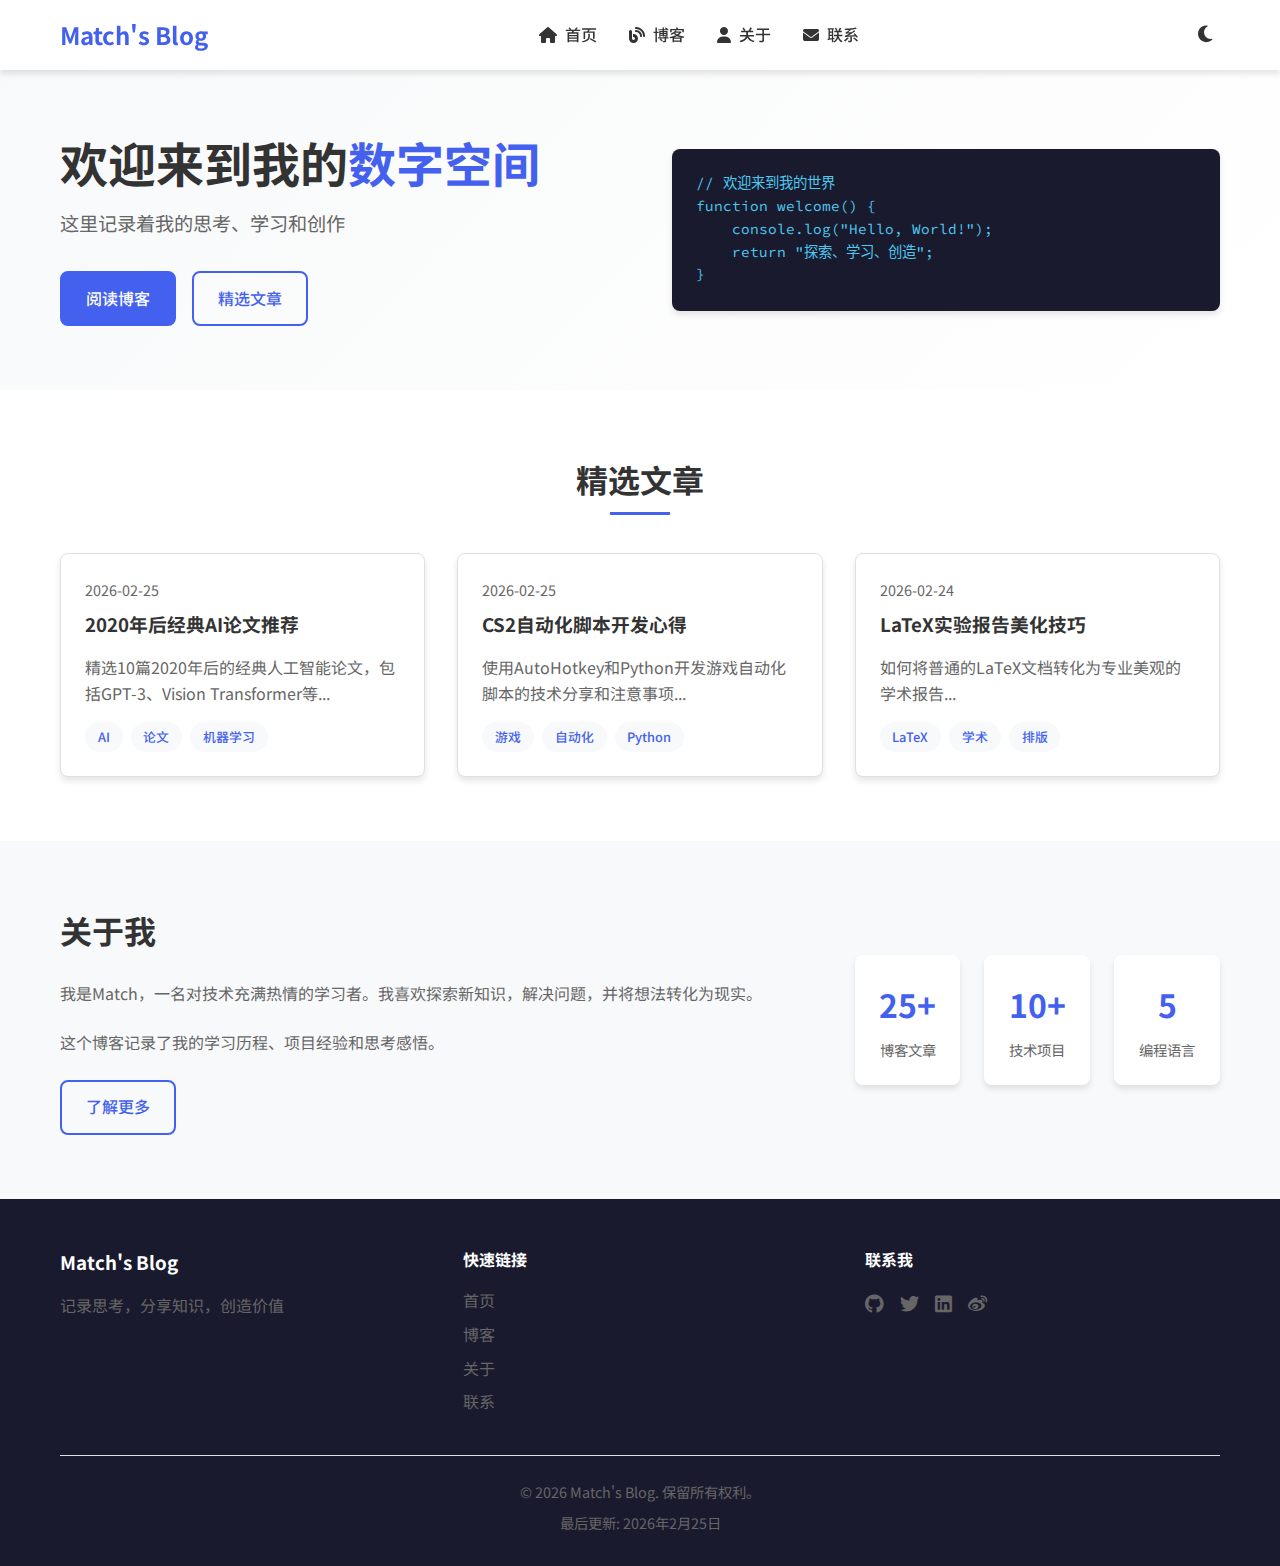
<file: index.html>
<!DOCTYPE html>
<html lang="zh-CN">
<head>
    <meta charset="UTF-8">
    <meta name="viewport" content="width=device-width, initial-scale=1.0">
    <title>Match的个人博客</title>
    <link rel="stylesheet" href="css/style.css">
    <link rel="stylesheet" href="https://cdnjs.cloudflare.com/ajax/libs/font-awesome/6.4.0/css/all.min.css">
    <link href="https://fonts.googleapis.com/css2?family=Noto+Sans+SC:wght@300;400;500;700&family=Source+Code+Pro:wght@300;400&display=swap" rel="stylesheet">
</head>
<body>
    <!-- 导航栏 -->
    <nav class="navbar">
        <div class="container">
            <a href="index.html" class="logo">Match's Blog</a>
            <ul class="nav-links">
                <li><a href="index.html"><i class="fas fa-home"></i> 首页</a></li>
                <li><a href="blog.html"><i class="fas fa-blog"></i> 博客</a></li>
                <li><a href="about.html"><i class="fas fa-user"></i> 关于</a></li>
                <li><a href="contact.html"><i class="fas fa-envelope"></i> 联系</a></li>
            </ul>
            <button class="theme-toggle" id="themeToggle">
                <i class="fas fa-moon"></i>
            </button>
        </div>
    </nav>

    <!-- 英雄区域 -->
    <header class="hero">
        <div class="container">
            <div class="hero-content">
                <h1>欢迎来到我的<span class="highlight">数字空间</span></h1>
                <p class="subtitle">这里记录着我的思考、学习和创作</p>
                <div class="hero-buttons">
                    <a href="blog.html" class="btn btn-primary">阅读博客</a>
                    <a href="#featured" class="btn btn-secondary">精选文章</a>
                </div>
            </div>
            <div class="hero-image">
                <div class="code-snippet">
                    <pre><code>// 欢迎来到我的世界
function welcome() {
    console.log("Hello, World!");
    return "探索、学习、创造";
}</code></pre>
                </div>
            </div>
        </div>
    </header>

    <!-- 精选文章 -->
    <section class="featured-posts" id="featured">
        <div class="container">
            <h2 class="section-title">精选文章</h2>
            <div class="posts-grid">
                <article class="post-card">
                    <div class="post-date">2026-02-25</div>
                    <h3><a href="posts/ai-papers-2020.html">2020年后经典AI论文推荐</a></h3>
                    <p>精选10篇2020年后的经典人工智能论文，包括GPT-3、Vision Transformer等...</p>
                    <div class="post-tags">
                        <span class="tag">AI</span>
                        <span class="tag">论文</span>
                        <span class="tag">机器学习</span>
                    </div>
                </article>
                
                <article class="post-card">
                    <div class="post-date">2026-02-25</div>
                    <h3><a href="posts/cs2-automation.html">CS2自动化脚本开发心得</a></h3>
                    <p>使用AutoHotkey和Python开发游戏自动化脚本的技术分享和注意事项...</p>
                    <div class="post-tags">
                        <span class="tag">游戏</span>
                        <span class="tag">自动化</span>
                        <span class="tag">Python</span>
                    </div>
                </article>
                
                <article class="post-card">
                    <div class="post-date">2026-02-24</div>
                    <h3><a href="posts/latex-report.html">LaTeX实验报告美化技巧</a></h3>
                    <p>如何将普通的LaTeX文档转化为专业美观的学术报告...</p>
                    <div class="post-tags">
                        <span class="tag">LaTeX</span>
                        <span class="tag">学术</span>
                        <span class="tag">排版</span>
                    </div>
                </article>
            </div>
        </div>
    </section>

    <!-- 关于我 -->
    <section class="about-preview">
        <div class="container">
            <div class="about-content">
                <div class="about-text">
                    <h2>关于我</h2>
                    <p>我是Match，一名对技术充满热情的学习者。我喜欢探索新知识，解决问题，并将想法转化为现实。</p>
                    <p>这个博客记录了我的学习历程、项目经验和思考感悟。</p>
                    <a href="about.html" class="btn btn-outline">了解更多</a>
                </div>
                <div class="about-stats">
                    <div class="stat">
                        <div class="stat-number">25+</div>
                        <div class="stat-label">博客文章</div>
                    </div>
                    <div class="stat">
                        <div class="stat-number">10+</div>
                        <div class="stat-label">技术项目</div>
                    </div>
                    <div class="stat">
                        <div class="stat-number">5</div>
                        <div class="stat-label">编程语言</div>
                    </div>
                </div>
            </div>
        </div>
    </section>

    <!-- 页脚 -->
    <footer class="footer">
        <div class="container">
            <div class="footer-content">
                <div class="footer-section">
                    <h3>Match's Blog</h3>
                    <p>记录思考，分享知识，创造价值</p>
                </div>
                <div class="footer-section">
                    <h4>快速链接</h4>
                    <ul>
                        <li><a href="index.html">首页</a></li>
                        <li><a href="blog.html">博客</a></li>
                        <li><a href="about.html">关于</a></li>
                        <li><a href="contact.html">联系</a></li>
                    </ul>
                </div>
                <div class="footer-section">
                    <h4>联系我</h4>
                    <div class="social-links">
                        <a href="#"><i class="fab fa-github"></i></a>
                        <a href="#"><i class="fab fa-twitter"></i></a>
                        <a href="#"><i class="fab fa-linkedin"></i></a>
                        <a href="#"><i class="fab fa-weibo"></i></a>
                    </div>
                </div>
            </div>
            <div class="footer-bottom">
                <p>&copy; 2026 Match's Blog. 保留所有权利。</p>
                <p>最后更新: 2026年2月25日</p>
            </div>
        </div>
    </footer>

    <script src="js/script.js"></script>
</body>
</html>
</file>
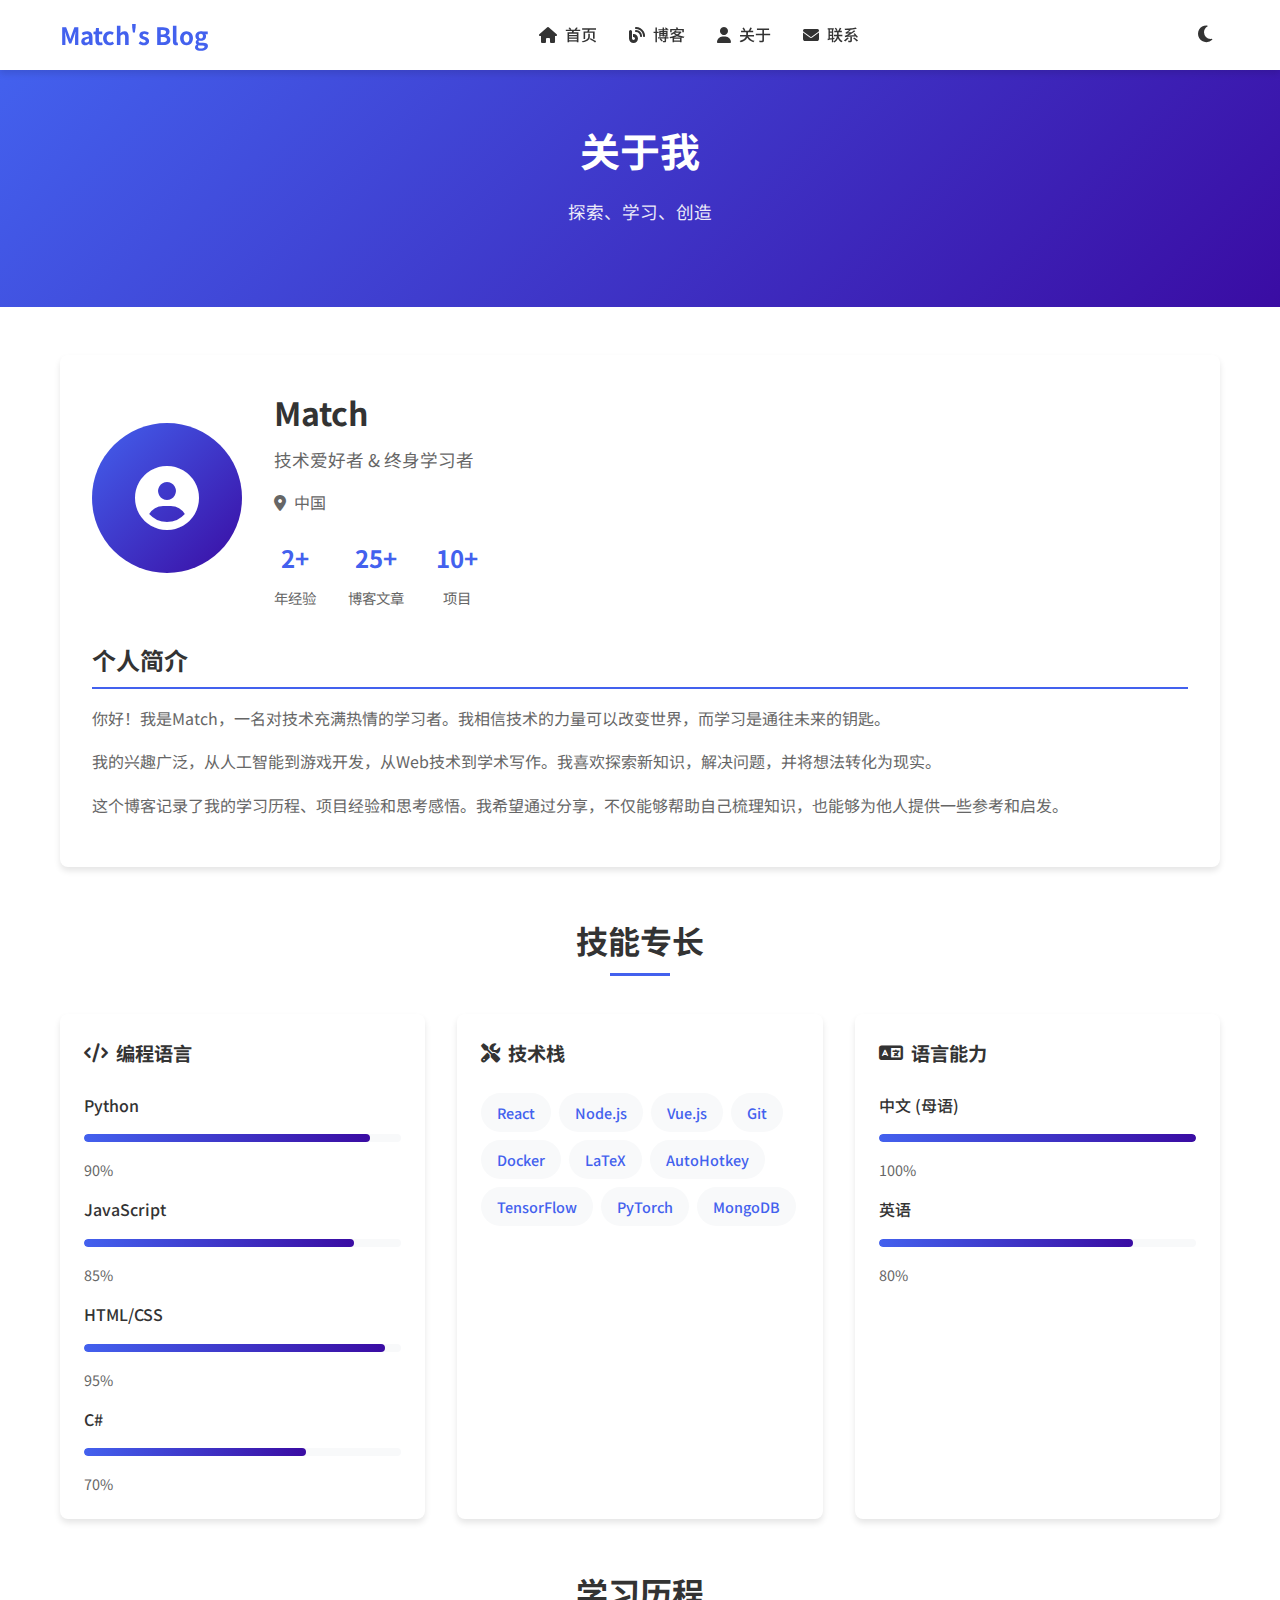
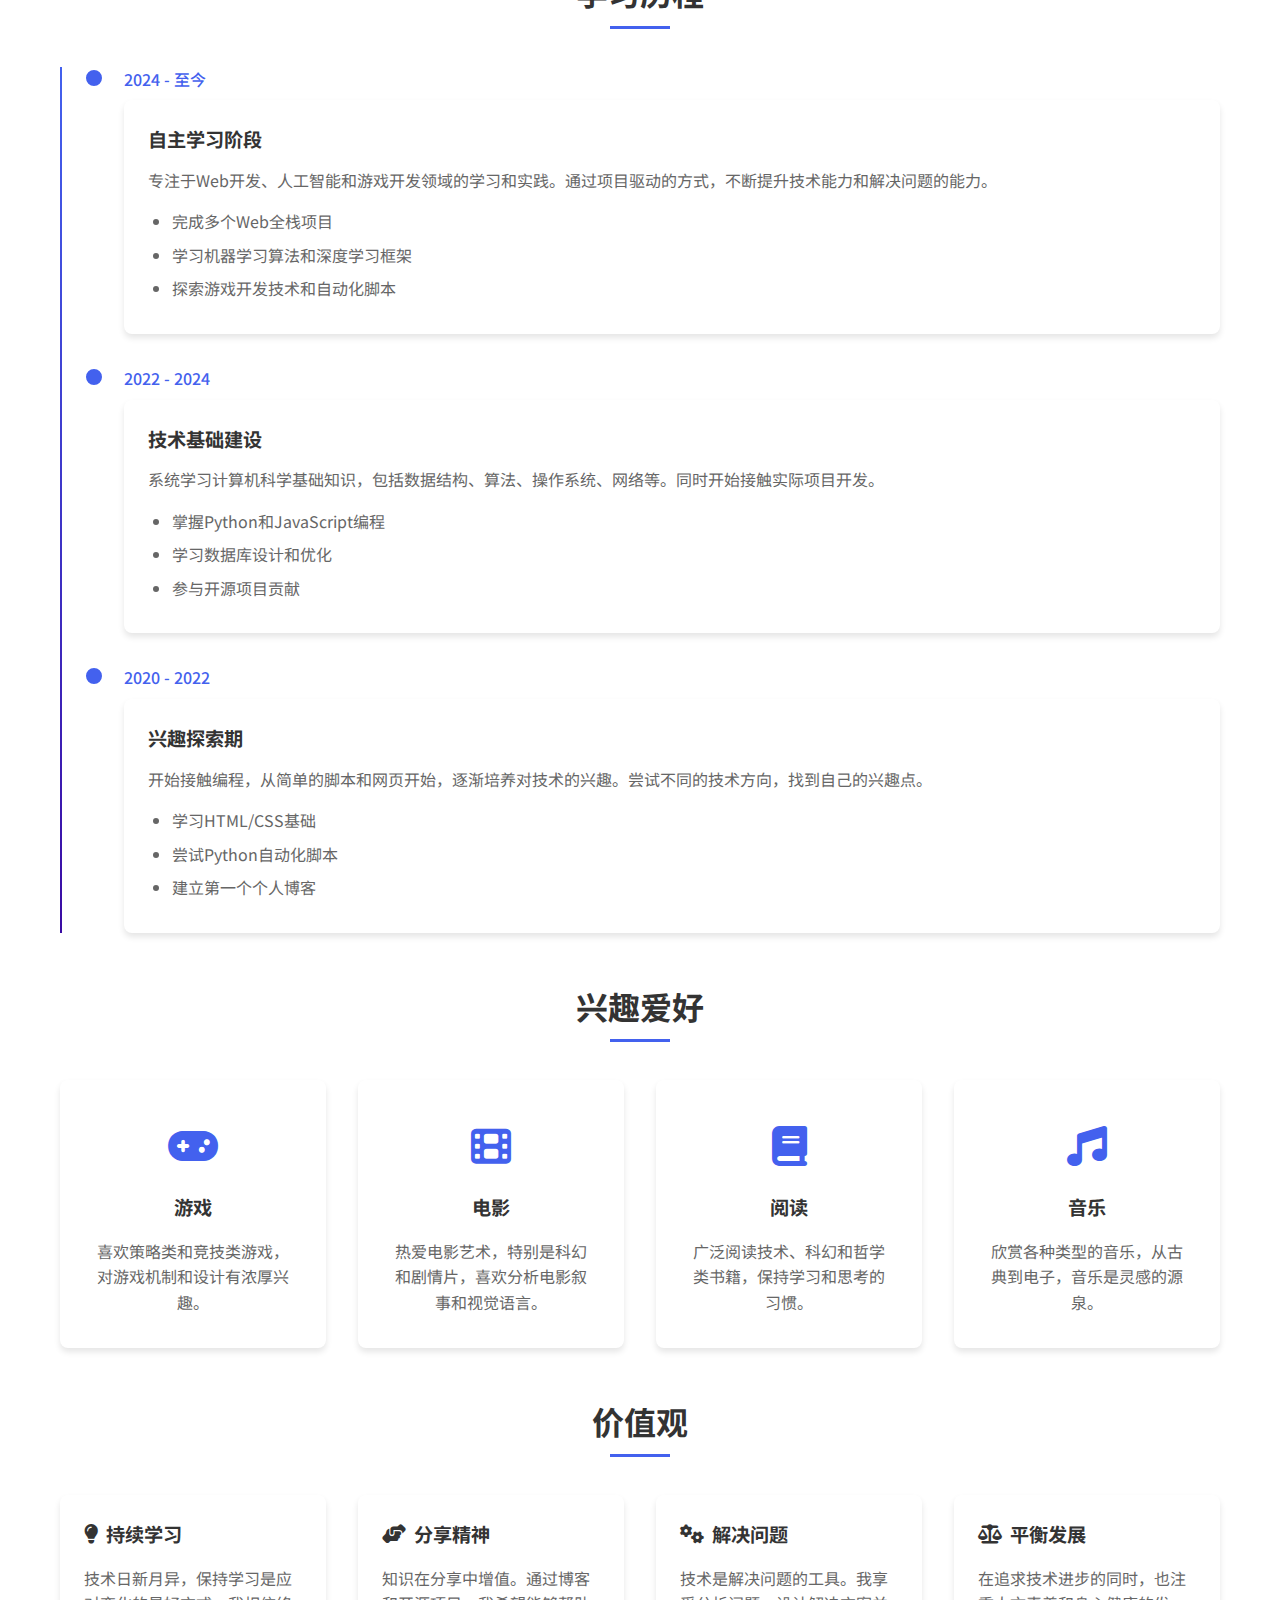
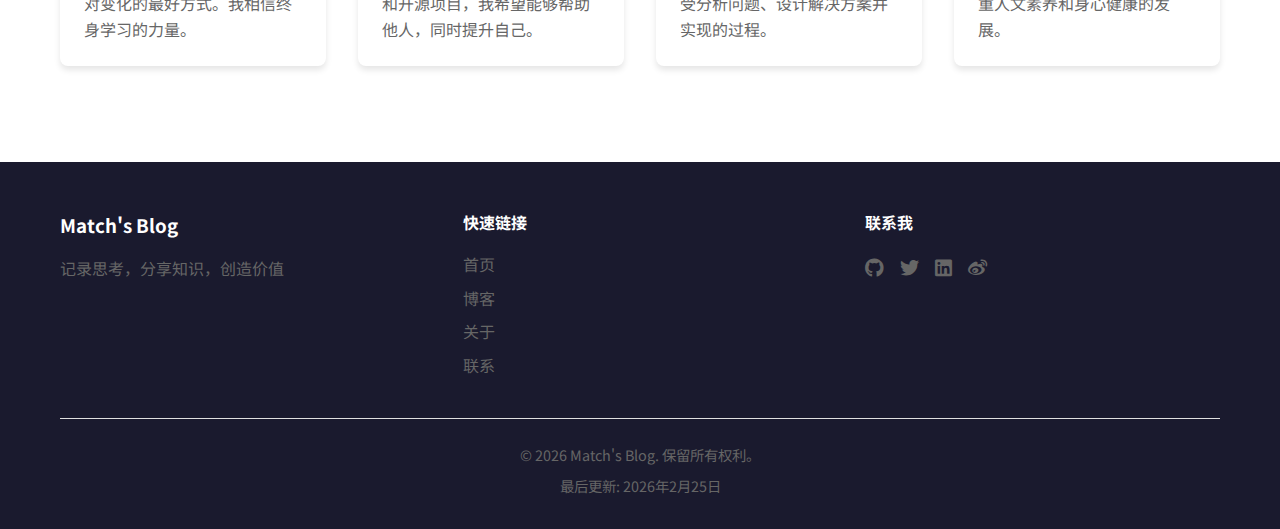
<file: about.html>
<!DOCTYPE html>
<html lang="zh-CN">
<head>
    <meta charset="UTF-8">
    <meta name="viewport" content="width=device-width, initial-scale=1.0">
    <title>关于我 - Match的个人博客</title>
    <link rel="stylesheet" href="css/style.css">
    <link rel="stylesheet" href="https://cdnjs.cloudflare.com/ajax/libs/font-awesome/6.4.0/css/all.min.css">
    <link href="https://fonts.googleapis.com/css2?family=Noto+Sans+SC:wght@300;400;500;700&family=Source+Code+Pro:wght@300;400&display=swap" rel="stylesheet">
</head>
<body>
    <!-- 导航栏 -->
    <nav class="navbar">
        <div class="container">
            <a href="index.html" class="logo">Match's Blog</a>
            <ul class="nav-links">
                <li><a href="index.html"><i class="fas fa-home"></i> 首页</a></li>
                <li><a href="blog.html"><i class="fas fa-blog"></i> 博客</a></li>
                <li><a href="about.html" class="active"><i class="fas fa-user"></i> 关于</a></li>
                <li><a href="contact.html"><i class="fas fa-envelope"></i> 联系</a></li>
            </ul>
            <button class="theme-toggle" id="themeToggle">
                <i class="fas fa-moon"></i>
            </button>
        </div>
    </nav>

    <!-- 关于页面头部 -->
    <header class="page-header">
        <div class="container">
            <h1>关于我</h1>
            <p class="page-subtitle">探索、学习、创造</p>
        </div>
    </header>

    <!-- 关于内容 -->
    <main class="about-page">
        <div class="container">
            <!-- 个人简介 -->
            <section class="about-section">
                <div class="about-profile">
                    <div class="profile-image">
                        <div class="avatar-placeholder">
                            <i class="fas fa-user-circle"></i>
                        </div>
                    </div>
                    <div class="profile-info">
                        <h2>Match</h2>
                        <p class="profile-title">技术爱好者 & 终身学习者</p>
                        <p class="profile-location"><i class="fas fa-map-marker-alt"></i> 中国</p>
                        
                        <div class="profile-stats">
                            <div class="stat-item">
                                <div class="stat-number">2+</div>
                                <div class="stat-label">年经验</div>
                            </div>
                            <div class="stat-item">
                                <div class="stat-number">25+</div>
                                <div class="stat-label">博客文章</div>
                            </div>
                            <div class="stat-item">
                                <div class="stat-number">10+</div>
                                <div class="stat-label">项目</div>
                            </div>
                        </div>
                    </div>
                </div>
                
                <div class="about-bio">
                    <h3>个人简介</h3>
                    <p>你好！我是Match，一名对技术充满热情的学习者。我相信技术的力量可以改变世界，而学习是通往未来的钥匙。</p>
                    <p>我的兴趣广泛，从人工智能到游戏开发，从Web技术到学术写作。我喜欢探索新知识，解决问题，并将想法转化为现实。</p>
                    <p>这个博客记录了我的学习历程、项目经验和思考感悟。我希望通过分享，不仅能够帮助自己梳理知识，也能够为他人提供一些参考和启发。</p>
                </div>
            </section>

            <!-- 技能专长 -->
            <section class="skills-section">
                <h2 class="section-title">技能专长</h2>
                <div class="skills-grid">
                    <div class="skill-category">
                        <h3><i class="fas fa-code"></i> 编程语言</h3>
                        <div class="skill-list">
                            <div class="skill-item">
                                <span class="skill-name">Python</span>
                                <div class="skill-bar">
                                    <div class="skill-level" style="width: 90%"></div>
                                </div>
                                <span class="skill-percent">90%</span>
                            </div>
                            <div class="skill-item">
                                <span class="skill-name">JavaScript</span>
                                <div class="skill-bar">
                                    <div class="skill-level" style="width: 85%"></div>
                                </div>
                                <span class="skill-percent">85%</span>
                            </div>
                            <div class="skill-item">
                                <span class="skill-name">HTML/CSS</span>
                                <div class="skill-bar">
                                    <div class="skill-level" style="width: 95%"></div>
                                </div>
                                <span class="skill-percent">95%</span>
                            </div>
                            <div class="skill-item">
                                <span class="skill-name">C#</span>
                                <div class="skill-bar">
                                    <div class="skill-level" style="width: 70%"></div>
                                </div>
                                <span class="skill-percent">70%</span>
                            </div>
                        </div>
                    </div>

                    <div class="skill-category">
                        <h3><i class="fas fa-tools"></i> 技术栈</h3>
                        <div class="skill-tags">
                            <span class="skill-tag">React</span>
                            <span class="skill-tag">Node.js</span>
                            <span class="skill-tag">Vue.js</span>
                            <span class="skill-tag">Git</span>
                            <span class="skill-tag">Docker</span>
                            <span class="skill-tag">LaTeX</span>
                            <span class="skill-tag">AutoHotkey</span>
                            <span class="skill-tag">TensorFlow</span>
                            <span class="skill-tag">PyTorch</span>
                            <span class="skill-tag">MongoDB</span>
                        </div>
                    </div>

                    <div class="skill-category">
                        <h3><i class="fas fa-language"></i> 语言能力</h3>
                        <div class="skill-list">
                            <div class="skill-item">
                                <span class="skill-name">中文 (母语)</span>
                                <div class="skill-bar">
                                    <div class="skill-level" style="width: 100%"></div>
                                </div>
                                <span class="skill-percent">100%</span>
                            </div>
                            <div class="skill-item">
                                <span class="skill-name">英语</span>
                                <div class="skill-bar">
                                    <div class="skill-level" style="width: 80%"></div>
                                </div>
                                <span class="skill-percent">80%</span>
                            </div>
                        </div>
                    </div>
                </div>
            </section>

            <!-- 学习历程 -->
            <section class="timeline-section">
                <h2 class="section-title">学习历程</h2>
                <div class="timeline">
                    <div class="timeline-item">
                        <div class="timeline-date">2024 - 至今</div>
                        <div class="timeline-content">
                            <h3>自主学习阶段</h3>
                            <p>专注于Web开发、人工智能和游戏开发领域的学习和实践。通过项目驱动的方式，不断提升技术能力和解决问题的能力。</p>
                            <ul>
                                <li>完成多个Web全栈项目</li>
                                <li>学习机器学习算法和深度学习框架</li>
                                <li>探索游戏开发技术和自动化脚本</li>
                            </ul>
                        </div>
                    </div>

                    <div class="timeline-item">
                        <div class="timeline-date">2022 - 2024</div>
                        <div class="timeline-content">
                            <h3>技术基础建设</h3>
                            <p>系统学习计算机科学基础知识，包括数据结构、算法、操作系统、网络等。同时开始接触实际项目开发。</p>
                            <ul>
                                <li>掌握Python和JavaScript编程</li>
                                <li>学习数据库设计和优化</li>
                                <li>参与开源项目贡献</li>
                            </ul>
                        </div>
                    </div>

                    <div class="timeline-item">
                        <div class="timeline-date">2020 - 2022</div>
                        <div class="timeline-content">
                            <h3>兴趣探索期</h3>
                            <p>开始接触编程，从简单的脚本和网页开始，逐渐培养对技术的兴趣。尝试不同的技术方向，找到自己的兴趣点。</p>
                            <ul>
                                <li>学习HTML/CSS基础</li>
                                <li>尝试Python自动化脚本</li>
                                <li>建立第一个个人博客</li>
                            </ul>
                        </div>
                    </div>
                </div>
            </section>

            <!-- 兴趣爱好 -->
            <section class="interests-section">
                <h2 class="section-title">兴趣爱好</h2>
                <div class="interests-grid">
                    <div class="interest-card">
                        <div class="interest-icon">
                            <i class="fas fa-gamepad"></i>
                        </div>
                        <h3>游戏</h3>
                        <p>喜欢策略类和竞技类游戏，对游戏机制和设计有浓厚兴趣。</p>
                    </div>

                    <div class="interest-card">
                        <div class="interest-icon">
                            <i class="fas fa-film"></i>
                        </div>
                        <h3>电影</h3>
                        <p>热爱电影艺术，特别是科幻和剧情片，喜欢分析电影叙事和视觉语言。</p>
                    </div>

                    <div class="interest-card">
                        <div class="interest-icon">
                            <i class="fas fa-book"></i>
                        </div>
                        <h3>阅读</h3>
                        <p>广泛阅读技术、科幻和哲学类书籍，保持学习和思考的习惯。</p>
                    </div>

                    <div class="interest-card">
                        <div class="interest-icon">
                            <i class="fas fa-music"></i>
                        </div>
                        <h3>音乐</h3>
                        <p>欣赏各种类型的音乐，从古典到电子，音乐是灵感的源泉。</p>
                    </div>
                </div>
            </section>

            <!-- 价值观 -->
            <section class="values-section">
                <h2 class="section-title">价值观</h2>
                <div class="values-content">
                    <div class="value-item">
                        <h3><i class="fas fa-lightbulb"></i> 持续学习</h3>
                        <p>技术日新月异，保持学习是应对变化的最好方式。我相信终身学习的力量。</p>
                    </div>
                    <div class="value-item">
                        <h3><i class="fas fa-hands-helping"></i> 分享精神</h3>
                        <p>知识在分享中增值。通过博客和开源项目，我希望能够帮助他人，同时提升自己。</p>
                    </div>
                    <div class="value-item">
                        <h3><i class="fas fa-cogs"></i> 解决问题</h3>
                        <p>技术是解决问题的工具。我享受分析问题、设计解决方案并实现的过程。</p>
                    </div>
                    <div class="value-item">
                        <h3><i class="fas fa-balance-scale"></i> 平衡发展</h3>
                        <p>在追求技术进步的同时，也注重人文素养和身心健康的发展。</p>
                    </div>
                </div>
            </section>
        </div>
    </main>

    <!-- 页脚 -->
    <footer class="footer">
        <div class="container">
            <div class="footer-content">
                <div class="footer-section">
                    <h3>Match's Blog</h3>
                    <p>记录思考，分享知识，创造价值</p>
                </div>
                <div class="footer-section">
                    <h4>快速链接</h4>
                    <ul>
                        <li><a href="index.html">首页</a></li>
                        <li><a href="blog.html">博客</a></li>
                        <li><a href="about.html">关于</a></li>
                        <li><a href="contact.html">联系</a></li>
                    </ul>
                </div>
                <div class="footer-section">
                    <h4>联系我</h4>
                    <div class="social-links">
                        <a href="#"><i class="fab fa-github"></i></a>
                        <a href="#"><i class="fab fa-twitter"></i></a>
                        <a href="#"><i class="fab fa-linkedin"></i></a>
                        <a href="#"><i class="fab fa-weibo"></i></a>
                    </div>
                </div>
            </div>
            <div class="footer-bottom">
                <p>&copy; 2026 Match's Blog. 保留所有权利。</p>
                <p>最后更新: 2026年2月25日</p>
            </div>
        </div>
    </footer>

    <script src="js/script.js"></script>
    <script src="js/about.js"></script>
</body>
</html>
</file>
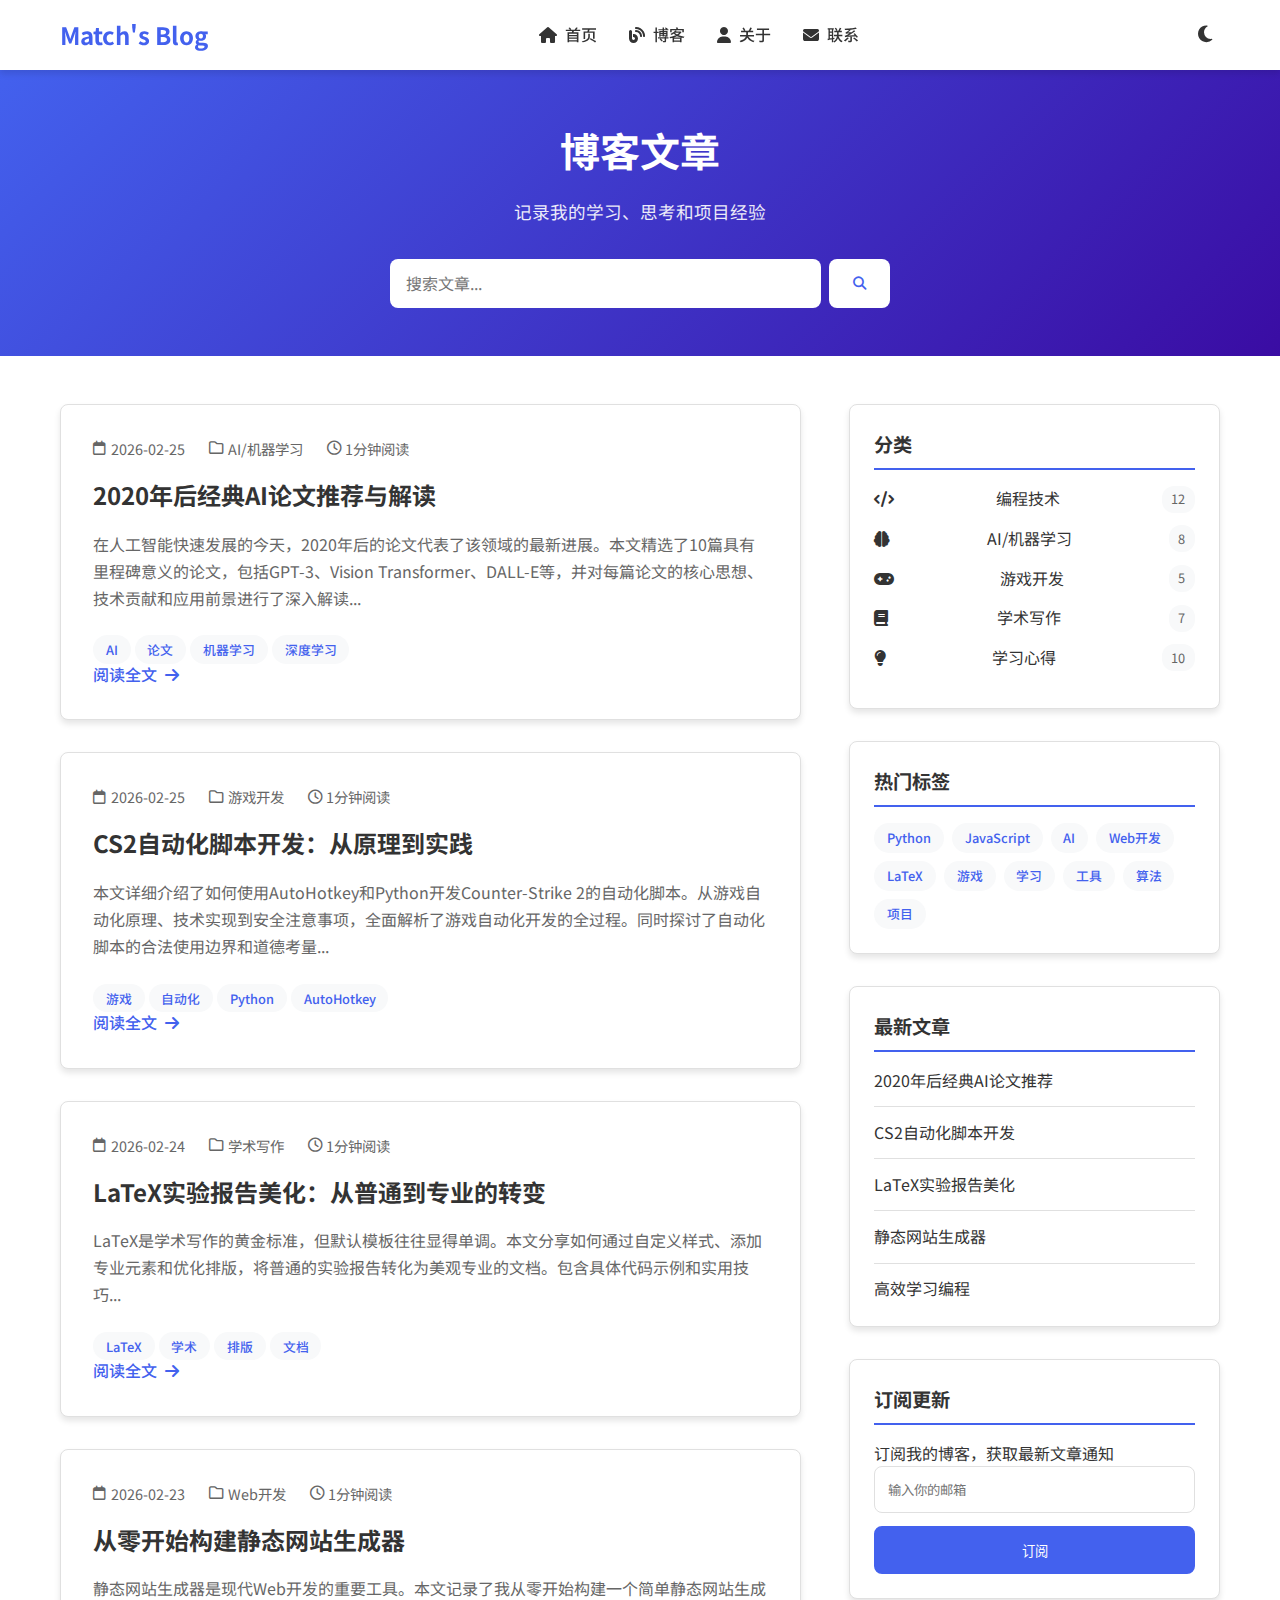
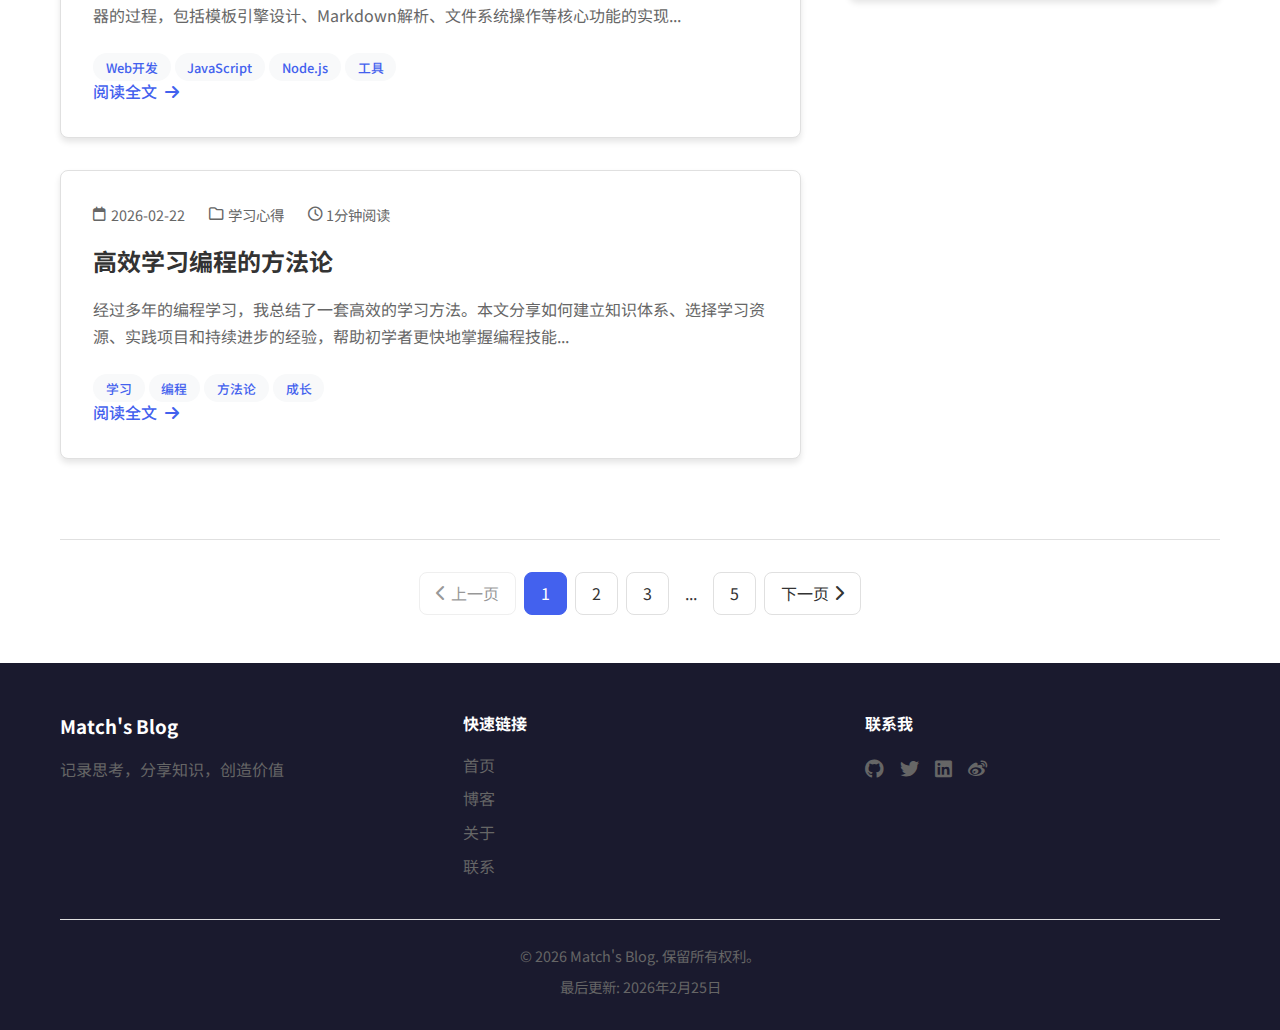
<file: blog.html>
<!DOCTYPE html>
<html lang="zh-CN">
<head>
    <meta charset="UTF-8">
    <meta name="viewport" content="width=device-width, initial-scale=1.0">
    <title>博客文章 - Match的个人博客</title>
    <link rel="stylesheet" href="css/style.css">
    <link rel="stylesheet" href="https://cdnjs.cloudflare.com/ajax/libs/font-awesome/6.4.0/css/all.min.css">
    <link href="https://fonts.googleapis.com/css2?family=Noto+Sans+SC:wght@300;400;500;700&family=Source+Code+Pro:wght@300;400&display=swap" rel="stylesheet">
</head>
<body>
    <!-- 导航栏 -->
    <nav class="navbar">
        <div class="container">
            <a href="index.html" class="logo">Match's Blog</a>
            <ul class="nav-links">
                <li><a href="index.html"><i class="fas fa-home"></i> 首页</a></li>
                <li><a href="blog.html" class="active"><i class="fas fa-blog"></i> 博客</a></li>
                <li><a href="about.html"><i class="fas fa-user"></i> 关于</a></li>
                <li><a href="contact.html"><i class="fas fa-envelope"></i> 联系</a></li>
            </ul>
            <button class="theme-toggle" id="themeToggle">
                <i class="fas fa-moon"></i>
            </button>
        </div>
    </nav>

    <!-- 博客页面头部 -->
    <header class="page-header">
        <div class="container">
            <h1>博客文章</h1>
            <p class="page-subtitle">记录我的学习、思考和项目经验</p>
            <div class="search-box">
                <input type="text" placeholder="搜索文章..." id="searchInput">
                <button id="searchBtn"><i class="fas fa-search"></i></button>
            </div>
        </div>
    </header>

    <!-- 博客内容 -->
    <main class="blog-page">
        <div class="container">
            <div class="blog-content">
                <!-- 文章列表 -->
                <div class="articles-list">
                    <!-- 文章1 -->
                    <article class="blog-article">
                        <div class="article-meta">
                            <span class="article-date"><i class="far fa-calendar"></i> 2026-02-25</span>
                            <span class="article-category"><i class="far fa-folder"></i> AI/机器学习</span>
                            <span class="article-read-time"><i class="far fa-clock"></i> 8分钟阅读</span>
                        </div>
                        <h2><a href="posts/ai-papers-2020.html">2020年后经典AI论文推荐与解读</a></h2>
                        <p class="article-excerpt">在人工智能快速发展的今天，2020年后的论文代表了该领域的最新进展。本文精选了10篇具有里程碑意义的论文，包括GPT-3、Vision Transformer、DALL-E等，并对每篇论文的核心思想、技术贡献和应用前景进行了深入解读...</p>
                        <div class="article-tags">
                            <span class="tag">AI</span>
                            <span class="tag">论文</span>
                            <span class="tag">机器学习</span>
                            <span class="tag">深度学习</span>
                        </div>
                        <a href="posts/ai-papers-2020.html" class="read-more">阅读全文 <i class="fas fa-arrow-right"></i></a>
                    </article>

                    <!-- 文章2 -->
                    <article class="blog-article">
                        <div class="article-meta">
                            <span class="article-date"><i class="far fa-calendar"></i> 2026-02-25</span>
                            <span class="article-category"><i class="far fa-folder"></i> 游戏开发</span>
                            <span class="article-read-time"><i class="far fa-clock"></i> 12分钟阅读</span>
                        </div>
                        <h2><a href="posts/cs2-automation.html">CS2自动化脚本开发：从原理到实践</a></h2>
                        <p class="article-excerpt">本文详细介绍了如何使用AutoHotkey和Python开发Counter-Strike 2的自动化脚本。从游戏自动化原理、技术实现到安全注意事项，全面解析了游戏自动化开发的全过程。同时探讨了自动化脚本的合法使用边界和道德考量...</p>
                        <div class="article-tags">
                            <span class="tag">游戏</span>
                            <span class="tag">自动化</span>
                            <span class="tag">Python</span>
                            <span class="tag">AutoHotkey</span>
                        </div>
                        <a href="posts/cs2-automation.html" class="read-more">阅读全文 <i class="fas fa-arrow-right"></i></a>
                    </article>

                    <!-- 文章3 -->
                    <article class="blog-article">
                        <div class="article-meta">
                            <span class="article-date"><i class="far fa-calendar"></i> 2026-02-24</span>
                            <span class="article-category"><i class="far fa-folder"></i> 学术写作</span>
                            <span class="article-read-time"><i class="far fa-clock"></i> 10分钟阅读</span>
                        </div>
                        <h2><a href="posts/latex-report.html">LaTeX实验报告美化：从普通到专业的转变</a></h2>
                        <p class="article-excerpt">LaTeX是学术写作的黄金标准，但默认模板往往显得单调。本文分享如何通过自定义样式、添加专业元素和优化排版，将普通的实验报告转化为美观专业的文档。包含具体代码示例和实用技巧...</p>
                        <div class="article-tags">
                            <span class="tag">LaTeX</span>
                            <span class="tag">学术</span>
                            <span class="tag">排版</span>
                            <span class="tag">文档</span>
                        </div>
                        <a href="posts/latex-report.html" class="read-more">阅读全文 <i class="fas fa-arrow-right"></i></a>
                    </article>

                    <!-- 文章4 -->
                    <article class="blog-article">
                        <div class="article-meta">
                            <span class="article-date"><i class="far fa-calendar"></i> 2026-02-23</span>
                            <span class="article-category"><i class="far fa-folder"></i> Web开发</span>
                            <span class="article-read-time"><i class="far fa-clock"></i> 15分钟阅读</span>
                        </div>
                        <h2><a href="posts/static-site-generator.html">从零开始构建静态网站生成器</a></h2>
                        <p class="article-excerpt">静态网站生成器是现代Web开发的重要工具。本文记录了我从零开始构建一个简单静态网站生成器的过程，包括模板引擎设计、Markdown解析、文件系统操作等核心功能的实现...</p>
                        <div class="article-tags">
                            <span class="tag">Web开发</span>
                            <span class="tag">JavaScript</span>
                            <span class="tag">Node.js</span>
                            <span class="tag">工具</span>
                        </div>
                        <a href="posts/static-site-generator.html" class="read-more">阅读全文 <i class="fas fa-arrow-right"></i></a>
                    </article>

                    <!-- 文章5 -->
                    <article class="blog-article">
                        <div class="article-meta">
                            <span class="article-date"><i class="far fa-calendar"></i> 2026-02-22</span>
                            <span class="article-category"><i class="far fa-folder"></i> 学习心得</span>
                            <span class="article-read-time"><i class="far fa-clock"></i> 6分钟阅读</span>
                        </div>
                        <h2><a href="posts/learning-methods.html">高效学习编程的方法论</a></h2>
                        <p class="article-excerpt">经过多年的编程学习，我总结了一套高效的学习方法。本文分享如何建立知识体系、选择学习资源、实践项目和持续进步的经验，帮助初学者更快地掌握编程技能...</p>
                        <div class="article-tags">
                            <span class="tag">学习</span>
                            <span class="tag">编程</span>
                            <span class="tag">方法论</span>
                            <span class="tag">成长</span>
                        </div>
                        <a href="posts/learning-methods.html" class="read-more">阅读全文 <i class="fas fa-arrow-right"></i></a>
                    </article>
                </div>

                <!-- 侧边栏 -->
                <aside class="blog-sidebar">
                    <div class="sidebar-widget">
                        <h3>分类</h3>
                        <ul class="categories-list">
                            <li><a href="#"><i class="fas fa-code"></i> 编程技术 <span class="count">12</span></a></li>
                            <li><a href="#"><i class="fas fa-brain"></i> AI/机器学习 <span class="count">8</span></a></li>
                            <li><a href="#"><i class="fas fa-gamepad"></i> 游戏开发 <span class="count">5</span></a></li>
                            <li><a href="#"><i class="fas fa-book"></i> 学术写作 <span class="count">7</span></a></li>
                            <li><a href="#"><i class="fas fa-lightbulb"></i> 学习心得 <span class="count">10</span></a></li>
                        </ul>
                    </div>

                    <div class="sidebar-widget">
                        <h3>热门标签</h3>
                        <div class="tags-cloud">
                            <span class="tag">Python</span>
                            <span class="tag">JavaScript</span>
                            <span class="tag">AI</span>
                            <span class="tag">Web开发</span>
                            <span class="tag">LaTeX</span>
                            <span class="tag">游戏</span>
                            <span class="tag">学习</span>
                            <span class="tag">工具</span>
                            <span class="tag">算法</span>
                            <span class="tag">项目</span>
                        </div>
                    </div>

                    <div class="sidebar-widget">
                        <h3>最新文章</h3>
                        <ul class="recent-posts">
                            <li><a href="posts/ai-papers-2020.html">2020年后经典AI论文推荐</a></li>
                            <li><a href="posts/cs2-automation.html">CS2自动化脚本开发</a></li>
                            <li><a href="posts/latex-report.html">LaTeX实验报告美化</a></li>
                            <li><a href="posts/static-site-generator.html">静态网站生成器</a></li>
                            <li><a href="posts/learning-methods.html">高效学习编程</a></li>
                        </ul>
                    </div>

                    <div class="sidebar-widget">
                        <h3>订阅更新</h3>
                        <p>订阅我的博客，获取最新文章通知</p>
                        <form class="subscribe-form">
                            <input type="email" placeholder="输入你的邮箱" required>
                            <button type="submit" class="btn btn-primary">订阅</button>
                        </form>
                    </div>
                </aside>
            </div>

            <!-- 分页 -->
            <div class="pagination">
                <a href="#" class="page-link disabled"><i class="fas fa-chevron-left"></i> 上一页</a>
                <a href="#" class="page-link active">1</a>
                <a href="#" class="page-link">2</a>
                <a href="#" class="page-link">3</a>
                <span class="page-dots">...</span>
                <a href="#" class="page-link">5</a>
                <a href="#" class="page-link">下一页 <i class="fas fa-chevron-right"></i></a>
            </div>
        </div>
    </main>

    <!-- 页脚 -->
    <footer class="footer">
        <div class="container">
            <div class="footer-content">
                <div class="footer-section">
                    <h3>Match's Blog</h3>
                    <p>记录思考，分享知识，创造价值</p>
                </div>
                <div class="footer-section">
                    <h4>快速链接</h4>
                    <ul>
                        <li><a href="index.html">首页</a></li>
                        <li><a href="blog.html">博客</a></li>
                        <li><a href="about.html">关于</a></li>
                        <li><a href="contact.html">联系</a></li>
                    </ul>
                </div>
                <div class="footer-section">
                    <h4>联系我</h4>
                    <div class="social-links">
                        <a href="#"><i class="fab fa-github"></i></a>
                        <a href="#"><i class="fab fa-twitter"></i></a>
                        <a href="#"><i class="fab fa-linkedin"></i></a>
                        <a href="#"><i class="fab fa-weibo"></i></a>
                    </div>
                </div>
            </div>
            <div class="footer-bottom">
                <p>&copy; 2026 Match's Blog. 保留所有权利。</p>
                <p>最后更新: 2026年2月25日</p>
            </div>
        </div>
    </footer>

    <script src="js/script.js"></script>
    <script src="js/blog.js"></script>
</body>
</html>
</file>
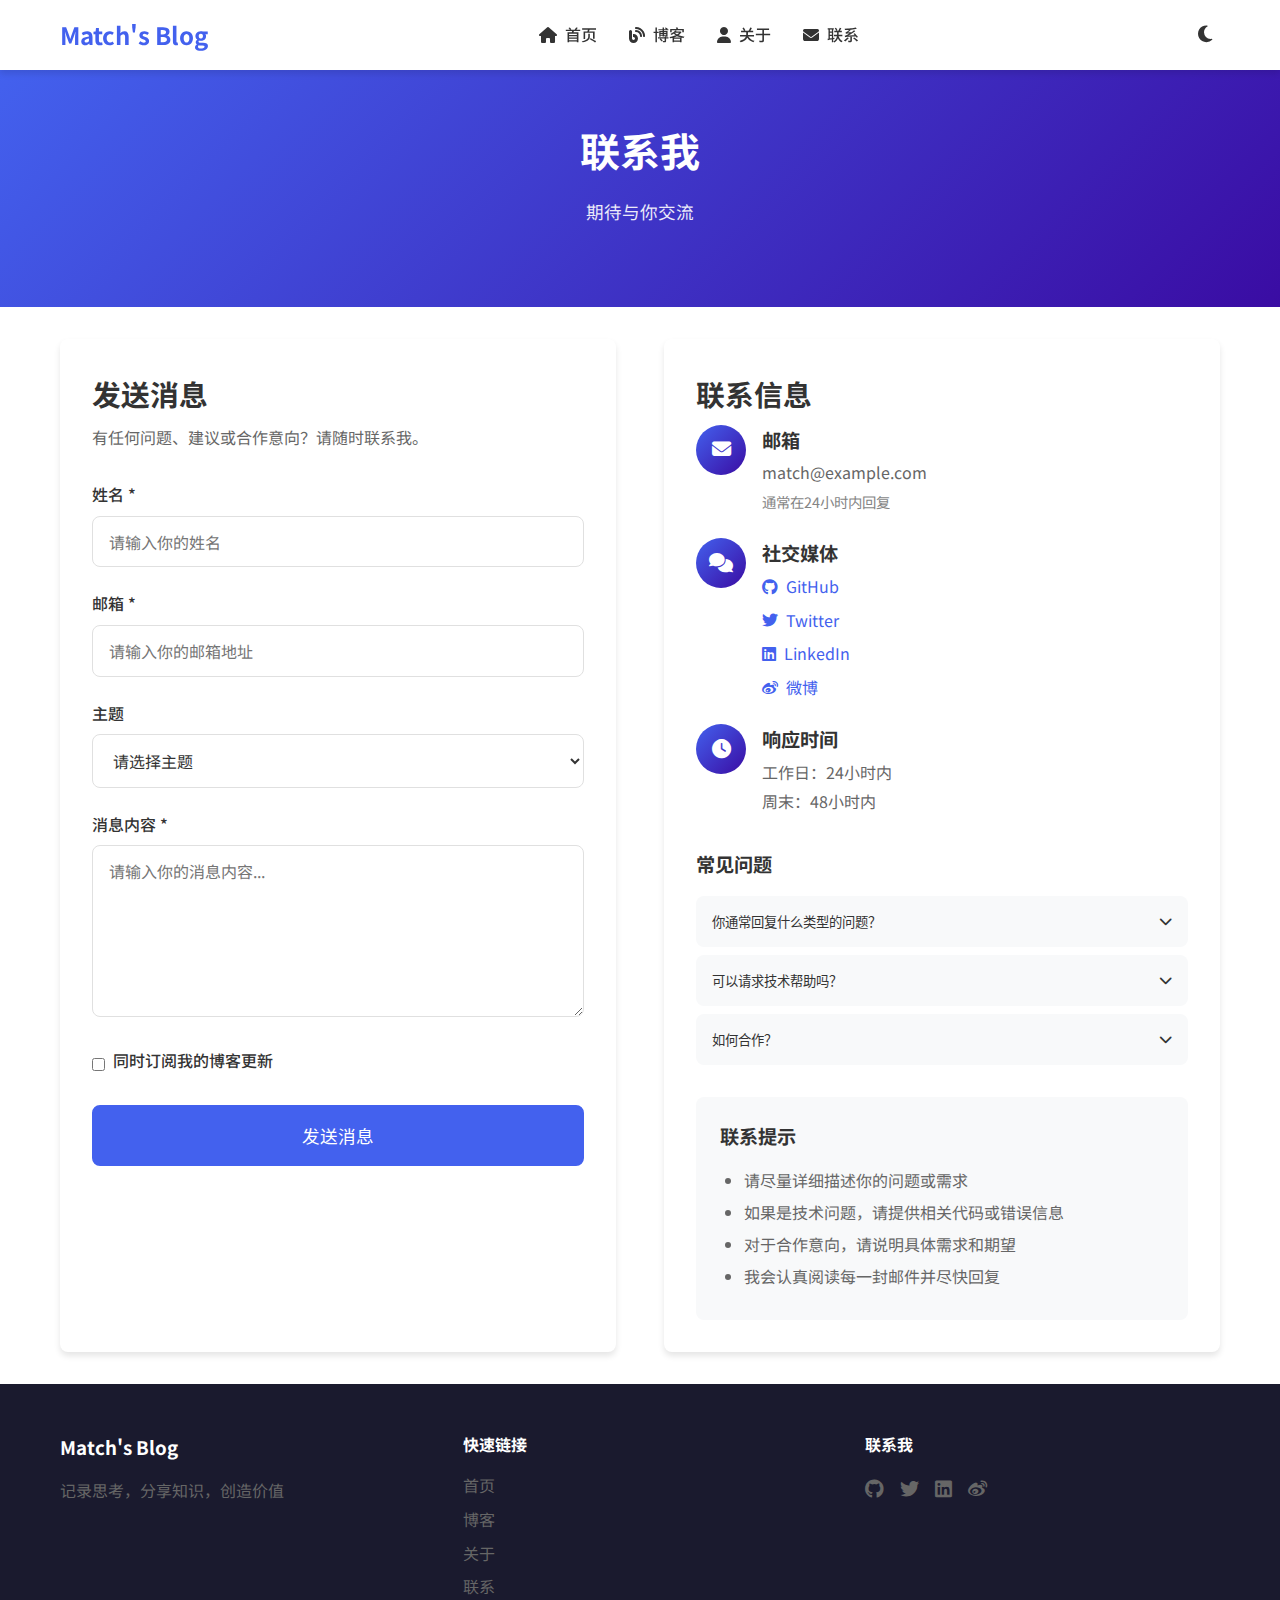
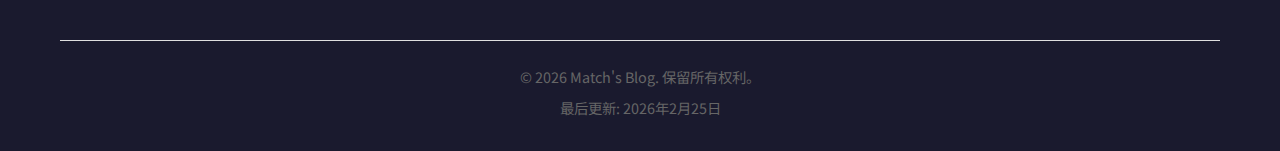
<file: contact.html>
<!DOCTYPE html>
<html lang="zh-CN">
<head>
    <meta charset="UTF-8">
    <meta name="viewport" content="width=device-width, initial-scale=1.0">
    <title>联系我 - Match的个人博客</title>
    <link rel="stylesheet" href="css/style.css">
    <link rel="stylesheet" href="https://cdnjs.cloudflare.com/ajax/libs/font-awesome/6.4.0/css/all.min.css">
    <link href="https://fonts.googleapis.com/css2?family=Noto+Sans+SC:wght@300;400;500;700&family=Source+Code+Pro:wght@300;400&display=swap" rel="stylesheet">
</head>
<body>
    <!-- 导航栏 -->
    <nav class="navbar">
        <div class="container">
            <a href="index.html" class="logo">Match's Blog</a>
            <ul class="nav-links">
                <li><a href="index.html"><i class="fas fa-home"></i> 首页</a></li>
                <li><a href="blog.html"><i class="fas fa-blog"></i> 博客</a></li>
                <li><a href="about.html"><i class="fas fa-user"></i> 关于</a></li>
                <li><a href="contact.html" class="active"><i class="fas fa-envelope"></i> 联系</a></li>
            </ul>
            <button class="theme-toggle" id="themeToggle">
                <i class="fas fa-moon"></i>
            </button>
        </div>
    </nav>

    <!-- 联系页面头部 -->
    <header class="page-header">
        <div class="container">
            <h1>联系我</h1>
            <p class="page-subtitle">期待与你交流</p>
        </div>
    </header>

    <!-- 联系内容 -->
    <main class="contact-page">
        <div class="container">
            <div class="contact-content">
                <!-- 联系表单 -->
                <div class="contact-form-section">
                    <h2>发送消息</h2>
                    <p class="form-description">有任何问题、建议或合作意向？请随时联系我。</p>
                    
                    <form class="contact-form" id="contactForm">
                        <div class="form-group">
                            <label for="name">姓名 *</label>
                            <input type="text" id="name" name="name" required placeholder="请输入你的姓名">
                        </div>
                        
                        <div class="form-group">
                            <label for="email">邮箱 *</label>
                            <input type="email" id="email" name="email" required placeholder="请输入你的邮箱地址">
                        </div>
                        
                        <div class="form-group">
                            <label for="subject">主题</label>
                            <select id="subject" name="subject">
                                <option value="">请选择主题</option>
                                <option value="general">一般咨询</option>
                                <option value="collaboration">合作意向</option>
                                <option value="feedback">反馈建议</option>
                                <option value="technical">技术问题</option>
                                <option value="other">其他</option>
                            </select>
                        </div>
                        
                        <div class="form-group">
                            <label for="message">消息内容 *</label>
                            <textarea id="message" name="message" rows="6" required placeholder="请输入你的消息内容..."></textarea>
                        </div>
                        
                        <div class="form-group">
                            <div class="checkbox-group">
                                <input type="checkbox" id="newsletter" name="newsletter">
                                <label for="newsletter">同时订阅我的博客更新</label>
                            </div>
                        </div>
                        
                        <button type="submit" class="btn btn-primary submit-btn">
                            <span class="btn-text">发送消息</span>
                            <span class="btn-loading" style="display: none;">
                                <i class="fas fa-spinner fa-spin"></i> 发送中...
                            </span>
                        </button>
                    </form>
                </div>

                <!-- 联系信息 -->
                <div class="contact-info-section">
                    <h2>联系信息</h2>
                    
                    <div class="contact-methods">
                        <div class="contact-method">
                            <div class="method-icon">
                                <i class="fas fa-envelope"></i>
                            </div>
                            <div class="method-content">
                                <h3>邮箱</h3>
                                <p>match@example.com</p>
                                <small>通常在24小时内回复</small>
                            </div>
                        </div>
                        
                        <div class="contact-method">
                            <div class="method-icon">
                                <i class="fas fa-comments"></i>
                            </div>
                            <div class="method-content">
                                <h3>社交媒体</h3>
                                <div class="social-contact">
                                    <a href="#" class="social-link">
                                        <i class="fab fa-github"></i> GitHub
                                    </a>
                                    <a href="#" class="social-link">
                                        <i class="fab fa-twitter"></i> Twitter
                                    </a>
                                    <a href="#" class="social-link">
                                        <i class="fab fa-linkedin"></i> LinkedIn
                                    </a>
                                    <a href="#" class="social-link">
                                        <i class="fab fa-weibo"></i> 微博
                                    </a>
                                </div>
                            </div>
                        </div>
                        
                        <div class="contact-method">
                            <div class="method-icon">
                                <i class="fas fa-clock"></i>
                            </div>
                            <div class="method-content">
                                <h3>响应时间</h3>
                                <p>工作日：24小时内</p>
                                <p>周末：48小时内</p>
                            </div>
                        </div>
                    </div>

                    <!-- 常见问题 -->
                    <div class="faq-section">
                        <h3>常见问题</h3>
                        <div class="faq-list">
                            <div class="faq-item">
                                <button class="faq-question">
                                    你通常回复什么类型的问题？
                                    <i class="fas fa-chevron-down"></i>
                                </button>
                                <div class="faq-answer">
                                    <p>我乐于回答关于技术、学习、项目合作等方面的问题。具体包括：编程问题、技术选型建议、学习路径规划、开源项目合作等。</p>
                                </div>
                            </div>
                            
                            <div class="faq-item">
                                <button class="faq-question">
                                    可以请求技术帮助吗？
                                    <i class="fas fa-chevron-down"></i>
                                </button>
                                <div class="faq-answer">
                                    <p>当然可以！我很乐意提供技术建议和指导。请尽量详细描述你的问题，包括：技术栈、遇到的问题、已经尝试的解决方案等。</p>
                                </div>
                            </div>
                            
                            <div class="faq-item">
                                <button class="faq-question">
                                    如何合作？
                                    <i class="fas fa-chevron-down"></i>
                                </button>
                                <div class="faq-answer">
                                    <p>我开放各种形式的合作，包括：技术咨询、项目开发、内容创作、开源贡献等。请通过邮件详细说明合作意向。</p>
                                </div>
                            </div>
                        </div>
                    </div>

                    <!-- 联系提示 -->
                    <div class="contact-tips">
                        <h3>联系提示</h3>
                        <ul>
                            <li>请尽量详细描述你的问题或需求</li>
                            <li>如果是技术问题，请提供相关代码或错误信息</li>
                            <li>对于合作意向，请说明具体需求和期望</li>
                            <li>我会认真阅读每一封邮件并尽快回复</li>
                        </ul>
                    </div>
                </div>
            </div>
        </div>
    </main>

    <!-- 页脚 -->
    <footer class="footer">
        <div class="container">
            <div class="footer-content">
                <div class="footer-section">
                    <h3>Match's Blog</h3>
                    <p>记录思考，分享知识，创造价值</p>
                </div>
                <div class="footer-section">
                    <h4>快速链接</h4>
                    <ul>
                        <li><a href="index.html">首页</a></li>
                        <li><a href="blog.html">博客</a></li>
                        <li><a href="about.html">关于</a></li>
                        <li><a href="contact.html">联系</a></li>
                    </ul>
                </div>
                <div class="footer-section">
                    <h4>联系我</h4>
                    <div class="social-links">
                        <a href="#"><i class="fab fa-github"></i></a>
                        <a href="#"><i class="fab fa-twitter"></i></a>
                        <a href="#"><i class="fab fa-linkedin"></i></a>
                        <a href="#"><i class="fab fa-weibo"></i></a>
                    </div>
                </div>
            </div>
            <div class="footer-bottom">
                <p>&copy; 2026 Match's Blog. 保留所有权利。</p>
                <p>最后更新: 2026年2月25日</p>
            </div>
        </div>
    </footer>

    <script src="js/script.js"></script>
    <script src="js/contact.js"></script>
</body>
</html>
</file>
<file: css/style.css>
/* 全局样式 */
:root {
    --primary-color: #4361ee;
    --secondary-color: #3a0ca3;
    --accent-color: #f72585;
    --text-color: #333333;
    --text-light: #666666;
    --bg-color: #ffffff;
    --bg-light: #f8f9fa;
    --bg-dark: #1a1a2e;
    --card-bg: #ffffff;
    --border-color: #e0e0e0;
    --shadow: 0 4px 6px rgba(0, 0, 0, 0.1);
    --shadow-hover: 0 10px 20px rgba(0, 0, 0, 0.15);
    --radius: 8px;
    --transition: all 0.3s ease;
}

[data-theme="dark"] {
    --primary-color: #4cc9f0;
    --secondary-color: #4361ee;
    --accent-color: #f72585;
    --text-color: #e0e0e0;
    --text-light: #a0a0a0;
    --bg-color: #121212;
    --bg-light: #1e1e1e;
    --bg-dark: #0a0a0a;
    --card-bg: #1e1e1e;
    --border-color: #333333;
    --shadow: 0 4px 6px rgba(0, 0, 0, 0.3);
    --shadow-hover: 0 10px 20px rgba(0, 0, 0, 0.5);
}

* {
    margin: 0;
    padding: 0;
    box-sizing: border-box;
}

body {
    font-family: 'Noto Sans SC', sans-serif;
    line-height: 1.6;
    color: var(--text-color);
    background-color: var(--bg-color);
    transition: var(--transition);
}

.container {
    max-width: 1200px;
    margin: 0 auto;
    padding: 0 20px;
}

/* 导航栏 */
.navbar {
    background-color: var(--bg-color);
    box-shadow: var(--shadow);
    position: sticky;
    top: 0;
    z-index: 1000;
    padding: 1rem 0;
}

.navbar .container {
    display: flex;
    justify-content: space-between;
    align-items: center;
}

.logo {
    font-size: 1.5rem;
    font-weight: 700;
    color: var(--primary-color);
    text-decoration: none;
}

.nav-links {
    display: flex;
    list-style: none;
    gap: 2rem;
}

.nav-links a {
    color: var(--text-color);
    text-decoration: none;
    font-weight: 500;
    display: flex;
    align-items: center;
    gap: 0.5rem;
    transition: var(--transition);
}

.nav-links a:hover {
    color: var(--primary-color);
}

.theme-toggle {
    background: none;
    border: none;
    font-size: 1.2rem;
    color: var(--text-color);
    cursor: pointer;
    padding: 0.5rem;
    border-radius: 50%;
    transition: var(--transition);
}

.theme-toggle:hover {
    background-color: var(--bg-light);
}

/* 英雄区域 */
.hero {
    padding: 4rem 0;
    background: linear-gradient(135deg, var(--bg-light) 0%, var(--bg-color) 100%);
}

.hero .container {
    display: grid;
    grid-template-columns: 1fr 1fr;
    gap: 4rem;
    align-items: center;
}

.hero-content h1 {
    font-size: 3rem;
    margin-bottom: 1rem;
    line-height: 1.2;
}

.highlight {
    color: var(--primary-color);
}

.subtitle {
    font-size: 1.2rem;
    color: var(--text-light);
    margin-bottom: 2rem;
}

.hero-buttons {
    display: flex;
    gap: 1rem;
}

.btn {
    padding: 0.8rem 1.5rem;
    border-radius: var(--radius);
    text-decoration: none;
    font-weight: 500;
    transition: var(--transition);
    display: inline-block;
}

.btn-primary {
    background-color: var(--primary-color);
    color: white;
    border: 2px solid var(--primary-color);
}

.btn-primary:hover {
    background-color: var(--secondary-color);
    border-color: var(--secondary-color);
    transform: translateY(-2px);
}

.btn-secondary {
    background-color: transparent;
    color: var(--primary-color);
    border: 2px solid var(--primary-color);
}

.btn-secondary:hover {
    background-color: var(--primary-color);
    color: white;
    transform: translateY(-2px);
}

.btn-outline {
    background-color: transparent;
    color: var(--primary-color);
    border: 2px solid var(--primary-color);
}

.btn-outline:hover {
    background-color: var(--primary-color);
    color: white;
}

.code-snippet {
    background-color: var(--bg-dark);
    border-radius: var(--radius);
    padding: 1.5rem;
    box-shadow: var(--shadow);
}

.code-snippet pre {
    margin: 0;
    overflow-x: auto;
}

.code-snippet code {
    font-family: 'Source Code Pro', monospace;
    color: #4cc9f0;
    font-size: 0.9rem;
    line-height: 1.5;
}

/* 精选文章 */
.section-title {
    font-size: 2rem;
    text-align: center;
    margin-bottom: 3rem;
    position: relative;
}

.section-title::after {
    content: '';
    position: absolute;
    bottom: -10px;
    left: 50%;
    transform: translateX(-50%);
    width: 60px;
    height: 3px;
    background-color: var(--primary-color);
}

.featured-posts {
    padding: 4rem 0;
    background-color: var(--bg-color);
}

.posts-grid {
    display: grid;
    grid-template-columns: repeat(auto-fit, minmax(300px, 1fr));
    gap: 2rem;
}

.post-card {
    background-color: var(--card-bg);
    border-radius: var(--radius);
    padding: 1.5rem;
    box-shadow: var(--shadow);
    transition: var(--transition);
    border: 1px solid var(--border-color);
}

.post-card:hover {
    transform: translateY(-5px);
    box-shadow: var(--shadow-hover);
}

.post-date {
    font-size: 0.9rem;
    color: var(--text-light);
    margin-bottom: 0.5rem;
}

.post-card h3 {
    margin-bottom: 1rem;
}

.post-card h3 a {
    color: var(--text-color);
    text-decoration: none;
    transition: var(--transition);
}

.post-card h3 a:hover {
    color: var(--primary-color);
}

.post-card p {
    color: var(--text-light);
    margin-bottom: 1rem;
    line-height: 1.6;
}

.post-tags {
    display: flex;
    gap: 0.5rem;
    flex-wrap: wrap;
}

.tag {
    background-color: var(--bg-light);
    color: var(--primary-color);
    padding: 0.3rem 0.8rem;
    border-radius: 20px;
    font-size: 0.8rem;
    font-weight: 500;
}

/* 关于预览 */
.about-preview {
    padding: 4rem 0;
    background-color: var(--bg-light);
}

.about-content {
    display: grid;
    grid-template-columns: 2fr 1fr;
    gap: 4rem;
    align-items: center;
}

.about-text h2 {
    font-size: 2rem;
    margin-bottom: 1.5rem;
}

.about-text p {
    margin-bottom: 1.5rem;
    color: var(--text-light);
}

.about-stats {
    display: grid;
    grid-template-columns: repeat(3, 1fr);
    gap: 1.5rem;
}

.stat {
    text-align: center;
    padding: 1.5rem;
    background-color: var(--card-bg);
    border-radius: var(--radius);
    box-shadow: var(--shadow);
}

.stat-number {
    font-size: 2rem;
    font-weight: 700;
    color: var(--primary-color);
    margin-bottom: 0.5rem;
}

.stat-label {
    color: var(--text-light);
    font-size: 0.9rem;
}

/* 页脚 */
.footer {
    background-color: var(--bg-dark);
    color: var(--text-color);
    padding: 3rem 0 1.5rem;
}

.footer-content {
    display: grid;
    grid-template-columns: repeat(auto-fit, minmax(250px, 1fr));
    gap: 3rem;
    margin-bottom: 2rem;
}

.footer-section h3,
.footer-section h4 {
    color: white;
    margin-bottom: 1rem;
}

.footer-section p {
    color: var(--text-light);
    margin-bottom: 1rem;
}

.footer-section ul {
    list-style: none;
}

.footer-section ul li {
    margin-bottom: 0.5rem;
}

.footer-section ul li a {
    color: var(--text-light);
    text-decoration: none;
    transition: var(--transition);
}

.footer-section ul li a:hover {
    color: white;
}

.social-links {
    display: flex;
    gap: 1rem;
}

.social-links a {
    color: var(--text-light);
    font-size: 1.2rem;
    transition: var(--transition);
}

.social-links a:hover {
    color: white;
    transform: translateY(-3px);
}

.footer-bottom {
    border-top: 1px solid var(--border-color);
    padding-top: 1.5rem;
    text-align: center;
    color: var(--text-light);
    font-size: 0.9rem;
}

.footer-bottom p {
    margin-bottom: 0.5rem;
}

/* 博客页面样式 */
.page-header {
    padding: 3rem 0;
    background: linear-gradient(135deg, var(--primary-color) 0%, var(--secondary-color) 100%);
    color: white;
    text-align: center;
}

.page-header h1 {
    font-size: 2.5rem;
    margin-bottom: 1rem;
}

.page-subtitle {
    font-size: 1.1rem;
    opacity: 0.9;
    margin-bottom: 2rem;
}

.search-box {
    max-width: 500px;
    margin: 0 auto;
    display: flex;
    gap: 0.5rem;
}

.search-box input {
    flex: 1;
    padding: 0.8rem 1rem;
    border: none;
    border-radius: var(--radius);
    font-family: inherit;
    font-size: 1rem;
}

.search-box button {
    background-color: white;
    color: var(--primary-color);
    border: none;
    border-radius: var(--radius);
    padding: 0.8rem 1.5rem;
    cursor: pointer;
    transition: var(--transition);
}

.search-box button:hover {
    background-color: var(--bg-light);
}

.blog-page {
    padding: 3rem 0;
}

.blog-content {
    display: grid;
    grid-template-columns: 2fr 1fr;
    gap: 3rem;
}

.blog-article {
    background-color: var(--card-bg);
    border-radius: var(--radius);
    padding: 2rem;
    margin-bottom: 2rem;
    box-shadow: var(--shadow);
    border: 1px solid var(--border-color);
    transition: var(--transition);
}

.blog-article:hover {
    transform: translateY(-3px);
    box-shadow: var(--shadow-hover);
}

.article-meta {
    display: flex;
    gap: 1.5rem;
    margin-bottom: 1rem;
    font-size: 0.9rem;
    color: var(--text-light);
}

.article-meta span {
    display: flex;
    align-items: center;
    gap: 0.3rem;
}

.blog-article h2 {
    font-size: 1.5rem;
    margin-bottom: 1rem;
}

.blog-article h2 a {
    color: var(--text-color);
    text-decoration: none;
    transition: var(--transition);
}

.blog-article h2 a:hover {
    color: var(--primary-color);
}

.article-excerpt {
    color: var(--text-light);
    margin-bottom: 1.5rem;
    line-height: 1.7;
}

.read-more {
    color: var(--primary-color);
    text-decoration: none;
    font-weight: 500;
    display: inline-flex;
    align-items: center;
    gap: 0.5rem;
    transition: var(--transition);
}

.read-more:hover {
    gap: 0.8rem;
}

/* 侧边栏 */
.sidebar-widget {
    background-color: var(--card-bg);
    border-radius: var(--radius);
    padding: 1.5rem;
    margin-bottom: 2rem;
    box-shadow: var(--shadow);
    border: 1px solid var(--border-color);
}

.sidebar-widget h3 {
    font-size: 1.2rem;
    margin-bottom: 1rem;
    padding-bottom: 0.5rem;
    border-bottom: 2px solid var(--primary-color);
}

.categories-list {
    list-style: none;
}

.categories-list li {
    margin-bottom: 0.8rem;
}

.categories-list a {
    color: var(--text-color);
    text-decoration: none;
    display: flex;
    justify-content: space-between;
    align-items: center;
    transition: var(--transition);
}

.categories-list a:hover {
    color: var(--primary-color);
}

.categories-list .count {
    background-color: var(--bg-light);
    color: var(--text-light);
    padding: 0.2rem 0.6rem;
    border-radius: 12px;
    font-size: 0.8rem;
}

.tags-cloud {
    display: flex;
    flex-wrap: wrap;
    gap: 0.5rem;
}

.recent-posts {
    list-style: none;
}

.recent-posts li {
    margin-bottom: 0.8rem;
    padding-bottom: 0.8rem;
    border-bottom: 1px solid var(--border-color);
}

.recent-posts li:last-child {
    margin-bottom: 0;
    padding-bottom: 0;
    border-bottom: none;
}

.recent-posts a {
    color: var(--text-color);
    text-decoration: none;
    transition: var(--transition);
}

.recent-posts a:hover {
    color: var(--primary-color);
}

.subscribe-form {
    display: flex;
    flex-direction: column;
    gap: 0.8rem;
}

.subscribe-form input {
    padding: 0.8rem;
    border: 1px solid var(--border-color);
    border-radius: var(--radius);
    background-color: var(--bg-color);
    color: var(--text-color);
    font-family: inherit;
}

.subscribe-form .btn {
    width: 100%;
}

/* 分页 */
.pagination {
    display: flex;
    justify-content: center;
    align-items: center;
    gap: 0.5rem;
    margin-top: 3rem;
    padding-top: 2rem;
    border-top: 1px solid var(--border-color);
}

.page-link {
    padding: 0.5rem 1rem;
    border-radius: var(--radius);
    color: var(--text-color);
    text-decoration: none;
    border: 1px solid var(--border-color);
    transition: var(--transition);
    display: flex;
    align-items: center;
    gap: 0.3rem;
}

.page-link:hover:not(.disabled):not(.active) {
    background-color: var(--bg-light);
    border-color: var(--primary-color);
}

.page-link.active {
    background-color: var(--primary-color);
    color: white;
    border-color: var(--primary-color);
}

.page-link.disabled {
    opacity: 0.5;
    cursor: not-allowed;
}

.page-dots {
    padding: 0.5rem;
}

/* 关于页面样式 */
.about-page {
    padding: 3rem 0;
}

.about-section {
    background-color: var(--card-bg);
    border-radius: var(--radius);
    padding: 2rem;
    margin-bottom: 3rem;
    box-shadow: var(--shadow);
}

.about-profile {
    display: grid;
    grid-template-columns: auto 1fr;
    gap: 2rem;
    align-items: center;
    margin-bottom: 2rem;
}

.profile-image {
    width: 150px;
    height: 150px;
}

.avatar-placeholder {
    width: 100%;
    height: 100%;
    background: linear-gradient(135deg, var(--primary-color) 0%, var(--secondary-color) 100%);
    border-radius: 50%;
    display: flex;
    align-items: center;
    justify-content: center;
    font-size: 4rem;
    color: white;
}

.profile-info h2 {
    font-size: 2rem;
    margin-bottom: 0.5rem;
}

.profile-title {
    color: var(--text-light);
    font-size: 1.1rem;
    margin-bottom: 1rem;
}

.profile-location {
    color: var(--text-light);
    margin-bottom: 1.5rem;
    display: flex;
    align-items: center;
    gap: 0.5rem;
}

.profile-stats {
    display: flex;
    gap: 2rem;
}

.stat-item {
    text-align: center;
}

.stat-item .stat-number {
    font-size: 1.5rem;
    font-weight: 700;
    color: var(--primary-color);
    display: block;
}

.stat-item .stat-label {
    color: var(--text-light);
    font-size: 0.9rem;
}

.about-bio h3 {
    font-size: 1.5rem;
    margin-bottom: 1rem;
    padding-bottom: 0.5rem;
    border-bottom: 2px solid var(--primary-color);
}

.about-bio p {
    margin-bottom: 1rem;
    line-height: 1.7;
    color: var(--text-light);
}

/* 技能专长 */
.skills-section {
    margin-bottom: 3rem;
}

.skills-grid {
    display: grid;
    grid-template-columns: repeat(auto-fit, minmax(300px, 1fr));
    gap: 2rem;
}

.skill-category {
    background-color: var(--card-bg);
    border-radius: var(--radius);
    padding: 1.5rem;
    box-shadow: var(--shadow);
}

.skill-category h3 {
    font-size: 1.2rem;
    margin-bottom: 1.5rem;
    display: flex;
    align-items: center;
    gap: 0.5rem;
}

.skill-list {
    display: flex;
    flex-direction: column;
    gap: 1rem;
}

.skill-item {
    display: grid;
    grid-template-columns: 1fr auto;
    align-items: center;
    gap: 1rem;
}

.skill-name {
    font-weight: 500;
}

.skill-bar {
    height: 8px;
    background-color: var(--bg-light);
    border-radius: 4px;
    overflow: hidden;
    grid-column: 1 / -1;
}

.skill-level {
    height: 100%;
    background: linear-gradient(90deg, var(--primary-color) 0%, var(--secondary-color) 100%);
    border-radius: 4px;
    transition: width 1s ease;
}

.skill-percent {
    color: var(--text-light);
    font-size: 0.9rem;
}

.skill-tags {
    display: flex;
    flex-wrap: wrap;
    gap: 0.5rem;
}

.skill-tag {
    background-color: var(--bg-light);
    color: var(--primary-color);
    padding: 0.5rem 1rem;
    border-radius: 20px;
    font-size: 0.9rem;
    font-weight: 500;
    transition: var(--transition);
}

.skill-tag:hover {
    background-color: var(--primary-color);
    color: white;
    transform: translateY(-2px);
}

/* 时间线 */
.timeline-section {
    margin-bottom: 3rem;
}

.timeline {
    position: relative;
    padding-left: 2rem;
}

.timeline::before {
    content: '';
    position: absolute;
    left: 0;
    top: 0;
    bottom: 0;
    width: 2px;
    background: linear-gradient(to bottom, var(--primary-color), var(--secondary-color));
}

.timeline-item {
    position: relative;
    margin-bottom: 2rem;
    padding-left: 2rem;
}

.timeline-item::before {
    content: '';
    position: absolute;
    left: -9px;
    top: 0;
    width: 16px;
    height: 16px;
    border-radius: 50%;
    background-color: var(--primary-color);
    border: 3px solid var(--bg-color);
}

.timeline-date {
    font-weight: 500;
    color: var(--primary-color);
    margin-bottom: 0.5rem;
}

.timeline-content {
    background-color: var(--card-bg);
    border-radius: var(--radius);
    padding: 1.5rem;
    box-shadow: var(--shadow);
}

.timeline-content h3 {
    font-size: 1.2rem;
    margin-bottom: 0.8rem;
}

.timeline-content p {
    color: var(--text-light);
    margin-bottom: 1rem;
    line-height: 1.6;
}

.timeline-content ul {
    padding-left: 1.5rem;
    color: var(--text-light);
}

.timeline-content li {
    margin-bottom: 0.5rem;
}

/* 兴趣爱好 */
.interests-section {
    margin-bottom: 3rem;
}

.interests-grid {
    display: grid;
    grid-template-columns: repeat(auto-fit, minmax(250px, 1fr));
    gap: 2rem;
}

.interest-card {
    background-color: var(--card-bg);
    border-radius: var(--radius);
    padding: 2rem;
    text-align: center;
    box-shadow: var(--shadow);
    transition: var(--transition);
}

.interest-card:hover {
    transform: translateY(-5px);
    box-shadow: var(--shadow-hover);
}

.interest-icon {
    font-size: 2.5rem;
    color: var(--primary-color);
    margin-bottom: 1rem;
}

.interest-card h3 {
    font-size: 1.2rem;
    margin-bottom: 1rem;
}

.interest-card p {
    color: var(--text-light);
    line-height: 1.6;
}

/* 价值观 */
.values-section {
    margin-bottom: 3rem;
}

.values-content {
    display: grid;
    grid-template-columns: repeat(auto-fit, minmax(250px, 1fr));
    gap: 2rem;
}

.value-item {
    background-color: var(--card-bg);
    border-radius: var(--radius);
    padding: 1.5rem;
    box-shadow: var(--shadow);
}

.value-item h3 {
    font-size: 1.2rem;
    margin-bottom: 1rem;
    display: flex;
    align-items: center;
    gap: 0.5rem;
}

.value-item p {
    color: var(--text-light);
    line-height: 1.6;
}

/* 响应式设计 */
@media (max-width: 768px) {
    .hero .container {
        grid-template-columns: 1fr;
        gap: 2rem;
    }
    
    .hero-content h1 {
        font-size: 2rem;
    }
    
    .nav-links {
        display: none;
    }
    
    .about-content {
        grid-template-columns: 1fr;
        gap: 2rem;
    }
    
    .about-stats {
        grid-template-columns: repeat(3, 1fr);
    }
    
    .blog-content {
        grid-template-columns: 1fr;
    }
    
    .article-meta {
        flex-direction: column;
        gap: 0.5rem;
    }
    
    .about-profile {
        grid-template-columns: 1fr;
        text-align: center;
    }
    
    .profile-image {
        margin: 0 auto;
    }
    
    .profile-stats {
        justify-content: center;
    }
    
    .timeline {
        padding-left: 1rem;
    }
    
    .timeline-item {
        padding-left: 1rem;
    }
}

@media (max-width: 480px) {
    .hero-buttons {
        flex-direction: column;
    }
    
    .about-stats {
        grid-template-columns: 1fr;
    }
    
    .posts-grid {
        grid-template-columns: 1fr;
    }
    
    .pagination {
        flex-wrap: wrap;
    }
    
    .profile-stats {
        flex-direction: column;
        gap: 1rem;
    }
    
    .skills-grid {
        grid-template-columns: 1fr;
    }
    
    .interests-grid,
    .values-content {
        grid-template-columns: 1fr;
    }
}
</file>
